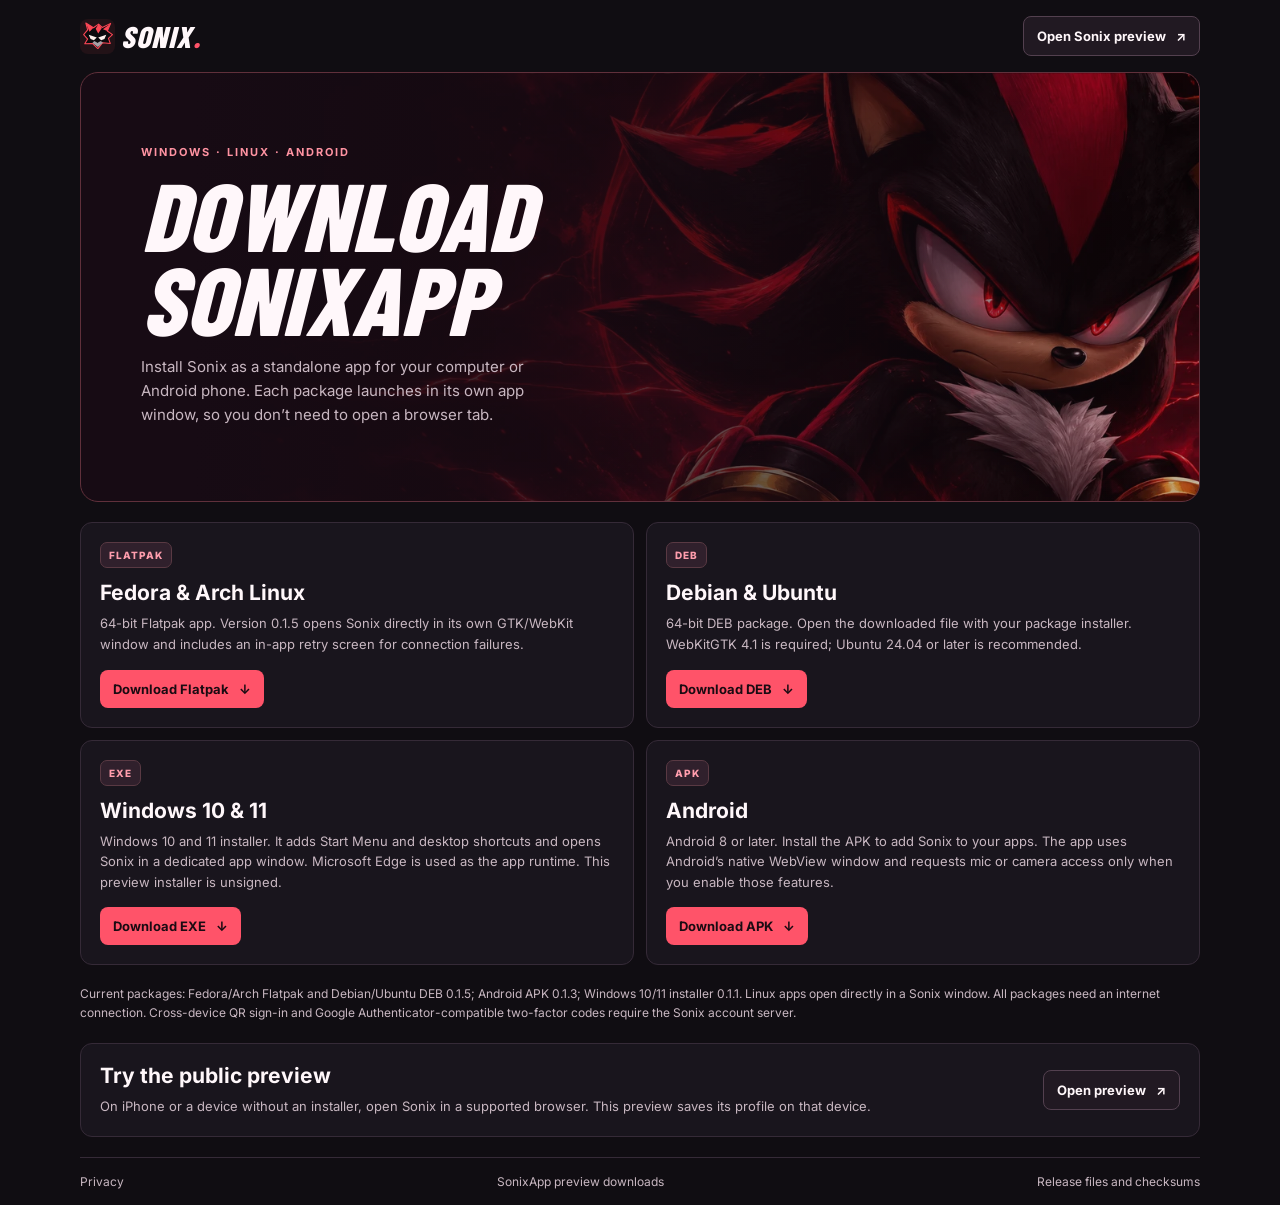
<file: index.html>
<!doctype html>
<html lang="en">
<head>
  <meta charset="utf-8">
  <meta name="viewport" content="width=device-width, initial-scale=1">
  <meta name="theme-color" content="#100d12">
  <meta name="description" content="Install SonixApp on Windows, Fedora, Arch Linux, Debian, Ubuntu, or Android.">
  <title>SonixApp Downloads</title>
  <link rel="icon" href="assets/sonix.svg">
  <link rel="stylesheet" href="assets/fonts.css">
  <link rel="stylesheet" href="style.css">
</head>
<body>
  <header class="bar">
    <a class="brand" href="https://sonixdeveloper.github.io/sonix-website/"><img src="assets/sonix.svg" alt="">SONIX<span>.</span></a>
    <a class="secondary" href="launch.html">Open Sonix preview <span aria-hidden="true">↗</span></a>
  </header>
  <main>
    <section class="hero">
      <div>
        <p class="release">WINDOWS · LINUX · ANDROID</p>
        <h1>Download SonixApp</h1>
        <p>Install Sonix as a standalone app for your computer or Android phone. Each package launches in its own app window, so you don’t need to open a browser tab.</p>
      </div>
    </section>
    <section class="downloads" aria-label="Sonix installers">
      <article>
        <div class="format" aria-hidden="true">FLATPAK</div>
        <h2>Fedora &amp; Arch Linux</h2>
        <p>64-bit Flatpak app. Version 0.1.5 opens Sonix directly in its own GTK/WebKit window and includes an in-app retry screen for connection failures.</p>
        <a class="download" href="https://github.com/SonixDeveloper/sonix-downloads/releases/download/v0.1.5/Sonix-0.1.5-x86_64.flatpak">Download Flatpak <span aria-hidden="true">↓</span></a>
      </article>
      <article>
        <div class="format" aria-hidden="true">DEB</div>
        <h2>Debian &amp; Ubuntu</h2>
        <p>64-bit DEB package. Open the downloaded file with your package installer. WebKitGTK 4.1 is required; Ubuntu 24.04 or later is recommended.</p>
        <a class="download" href="https://github.com/SonixDeveloper/sonix-downloads/releases/download/v0.1.5/sonix-chat_0.1.5_amd64.deb">Download DEB <span aria-hidden="true">↓</span></a>
      </article>
      <article>
        <div class="format" aria-hidden="true">EXE</div>
        <h2>Windows 10 &amp; 11</h2>
        <p>Windows 10 and 11 installer. It adds Start Menu and desktop shortcuts and opens Sonix in a dedicated app window. Microsoft Edge is used as the app runtime. This preview installer is unsigned.</p>
        <a class="download" href="https://github.com/SonixDeveloper/sonix-downloads/releases/download/v0.1.1/Sonix-Setup-0.1.1.exe">Download EXE <span aria-hidden="true">↓</span></a>
      </article>
      <article>
        <div class="format" aria-hidden="true">APK</div>
        <h2>Android</h2>
        <p>Android 8 or later. Install the APK to add Sonix to your apps. The app uses Android’s native WebView window and requests mic or camera access only when you enable those features.</p>
        <a class="download" href="https://github.com/SonixDeveloper/sonix-downloads/releases/download/v0.1.3/Sonix-0.1.3.apk">Download APK <span aria-hidden="true">↓</span></a>
      </article>
    </section>
    <p class="testing-note">Current packages: Fedora/Arch Flatpak and Debian/Ubuntu DEB 0.1.5; Android APK 0.1.3; Windows 10/11 installer 0.1.1. Linux apps open directly in a Sonix window. All packages need an internet connection. Cross-device QR sign-in and Google Authenticator-compatible two-factor codes require the Sonix account server.</p>
    <section class="browser">
      <div><h2>Try the public preview</h2><p>On iPhone or a device without an installer, open Sonix in a supported browser. This preview saves its profile on that device.</p></div>
      <a class="secondary" href="launch.html">Open preview <span aria-hidden="true">↗</span></a>
    </section>
  </main>
  <footer class="bar"><a href="privacy.html">Privacy</a>
    <span>SonixApp preview downloads</span>
    <a href="https://github.com/SonixDeveloper/sonix-downloads/releases/tag/v0.1.5">Release files and checksums</a>
  </footer>
</body>
</html>
</file>
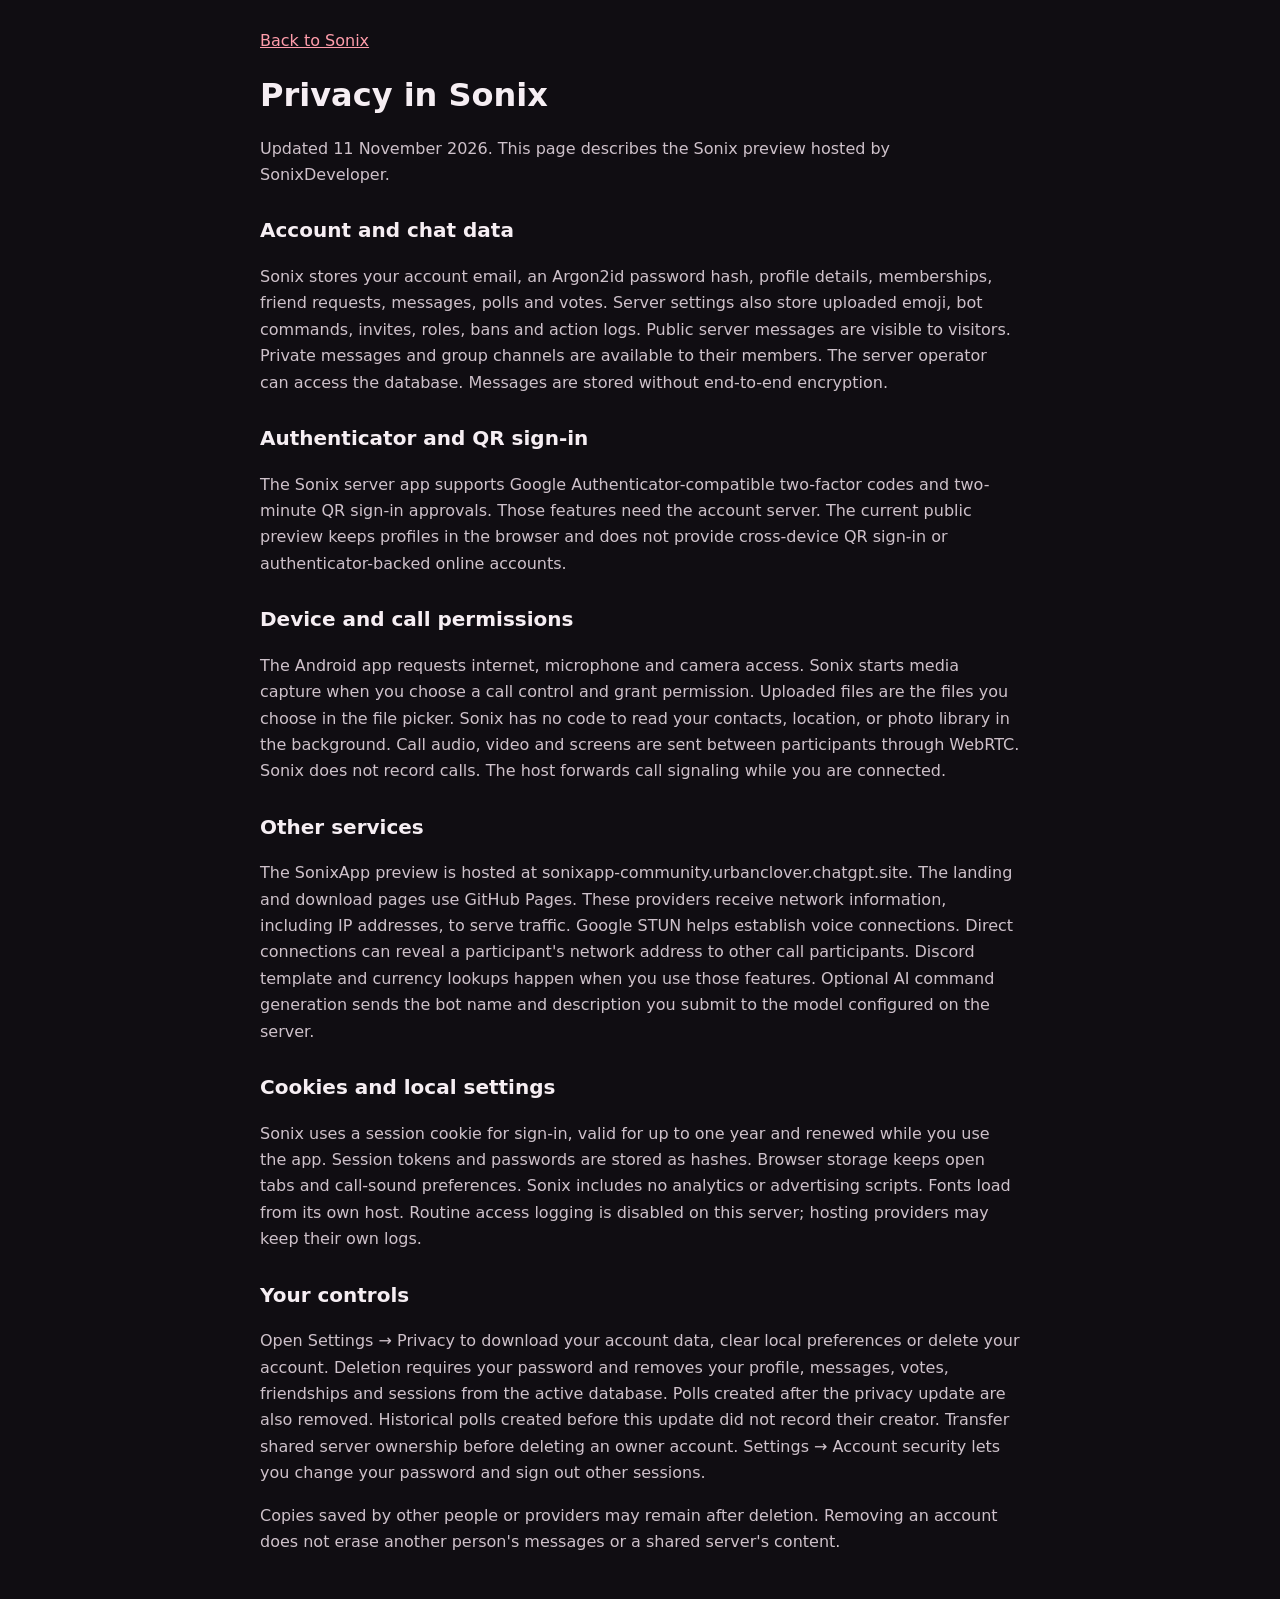
<file: privacy.html>
<!doctype html>
<html lang="en"><head><meta charset="utf-8"><meta name="viewport" content="width=device-width,initial-scale=1"><title>Sonix privacy</title>
<style>body{color-scheme:dark;background:#100d12;color:#f6eef3;font:16px/1.65 system-ui,sans-serif;margin:0}main{max-width:760px;padding:28px 20px;margin:auto}a{color:#ff9dab}h1{line-height:1.2}h2{font-size:20px;margin-top:26px}p,li{color:#cec1ca}</style></head>
<body><main><a href="./">Back to Sonix</a><h1>Privacy in Sonix</h1>
<p>Updated 11 November 2026. This page describes the Sonix preview hosted by SonixDeveloper.</p>
<h2>Account and chat data</h2>
<p>Sonix stores your account email, an Argon2id password hash, profile details, memberships, friend requests, messages, polls and votes. Server settings also store uploaded emoji, bot commands, invites, roles, bans and action logs. Public server messages are visible to visitors. Private messages and group channels are available to their members. The server operator can access the database. Messages are stored without end-to-end encryption.</p>
<h2>Authenticator and QR sign-in</h2><p>The Sonix server app supports Google Authenticator-compatible two-factor codes and two-minute QR sign-in approvals. Those features need the account server. The current public preview keeps profiles in the browser and does not provide cross-device QR sign-in or authenticator-backed online accounts.</p>
<h2>Device and call permissions</h2>
<p>The Android app requests internet, microphone and camera access. Sonix starts media capture when you choose a call control and grant permission. Uploaded files are the files you choose in the file picker. Sonix has no code to read your contacts, location, or photo library in the background. Call audio, video and screens are sent between participants through WebRTC. Sonix does not record calls. The host forwards call signaling while you are connected.</p>
<h2>Other services</h2>
<p>The SonixApp preview is hosted at sonixapp-community.urbanclover.chatgpt.site. The landing and download pages use GitHub Pages. These providers receive network information, including IP addresses, to serve traffic. Google STUN helps establish voice connections. Direct connections can reveal a participant's network address to other call participants. Discord template and currency lookups happen when you use those features. Optional AI command generation sends the bot name and description you submit to the model configured on the server.</p>
<h2>Cookies and local settings</h2>
<p>Sonix uses a session cookie for sign-in, valid for up to one year and renewed while you use the app. Session tokens and passwords are stored as hashes. Browser storage keeps open tabs and call-sound preferences. Sonix includes no analytics or advertising scripts. Fonts load from its own host. Routine access logging is disabled on this server; hosting providers may keep their own logs.</p>
<h2>Your controls</h2>
<p>Open Settings → Privacy to download your account data, clear local preferences or delete your account. Deletion requires your password and removes your profile, messages, votes, friendships and sessions from the active database. Polls created after the privacy update are also removed. Historical polls created before this update did not record their creator. Transfer shared server ownership before deleting an owner account. Settings → Account security lets you change your password and sign out other sessions.</p>
<p>Copies saved by other people or providers may remain after deletion. Removing an account does not erase another person's messages or a shared server's content.</p>
</main></body></html>
</file>
<file: assets/fonts.css>
@font-face {
  font-family: 'Barlow Condensed';
  font-style: normal;
  font-weight: 600;
  font-display: swap;
  src: url(font-0.ttf) format('truetype');
}
@font-face {
  font-family: 'Barlow Condensed';
  font-style: normal;
  font-weight: 700;
  font-display: swap;
  src: url(font-1.ttf) format('truetype');
}
@font-face {
  font-family: 'Barlow Condensed';
  font-style: normal;
  font-weight: 800;
  font-display: swap;
  src: url(font-2.ttf) format('truetype');
}
@font-face {
  font-family: 'Inter';
  font-style: normal;
  font-weight: 400;
  font-display: swap;
  src: url(font-3.ttf) format('truetype');
}
@font-face {
  font-family: 'Inter';
  font-style: normal;
  font-weight: 500;
  font-display: swap;
  src: url(font-4.ttf) format('truetype');
}
@font-face {
  font-family: 'Inter';
  font-style: normal;
  font-weight: 600;
  font-display: swap;
  src: url(font-5.ttf) format('truetype');
}
@font-face {
  font-family: 'Inter';
  font-style: normal;
  font-weight: 700;
  font-display: swap;
  src: url(font-6.ttf) format('truetype');
}
@font-face {
  font-family: 'Inter';
  font-style: normal;
  font-weight: 800;
  font-display: swap;
  src: url(font-7.ttf) format('truetype');
}
</file>
<file: style.css>
:root{color-scheme:dark;--bg:#100d12;--surface:#19151d;--border:#352a37;--ink:#fff7fa;--muted:#c8b7c1;--accent:#ff5369;font:15px Inter,system-ui,sans-serif}
*{box-sizing:border-box}body{margin:0;background:var(--bg);color:var(--ink)}a{color:inherit;text-decoration:none}a:focus-visible{outline:2px solid #ff8c9d;outline-offset:4px}
main,.bar{width:min(1120px,calc(100% - 38px));margin-inline:auto}.bar{display:flex;justify-content:space-between;align-items:center;gap:12px;padding:16px 0}.brand{display:flex;align-items:center;gap:6px;font:italic 800 30px "Barlow Condensed",Impact,sans-serif;letter-spacing:1px}.brand img{width:35px;height:35px}.brand span{color:var(--accent);margin-left:-5px}
.hero{min-height:345px;display:flex;align-items:center;padding:clamp(20px,6vw,60px);border:1px solid #60303b;border-radius:18px;background:linear-gradient(90deg,#170b14 10%,#170b14b8 55%,#170b1440),url("assets/overdrive.webp") 71% center/cover}.hero>div{max-width:550px}
h1{font:italic 800 clamp(53px,10vw,96px)/.87 "Barlow Condensed",Impact,sans-serif;text-transform:uppercase;margin:8px 0 16px}p{color:var(--muted);line-height:1.58}.hero p:last-child{max-width:415px}.release{color:#ff93a2;text-transform:uppercase;font-weight:700;letter-spacing:2px;font-size:11px}
.downloads{display:grid;grid-template-columns:repeat(2,minmax(0,1fr));gap:12px;margin:20px 0}.downloads article,.browser{background:var(--surface);border:1px solid var(--border);border-radius:12px;padding:19px}.downloads article{display:flex;align-items:flex-start;flex-direction:column}.format{border:1px solid #593943;background:#30202c;color:#ff9dad;border-radius:7px;padding:6px 8px;font-size:10px;font-weight:800;letter-spacing:1px}.downloads h2,.browser h2{margin:12px 0 0;font-size:21px}.downloads p,.browser p{font-size:13px;margin:8px 0 15px}
.download,.secondary{display:inline-flex;align-items:center;justify-content:center;gap:10px;font-size:13px;font-weight:700;border-radius:8px;padding:11px 13px}.download{color:#1a0b12;background:var(--accent);margin-top:auto}.secondary{border:1px solid #53404f;background:#211922}.download:hover,.secondary:hover{filter:brightness(1.15)}.browser{display:flex;align-items:center;justify-content:space-between;gap:14px;margin-bottom:20px}.browser h2{margin-top:0}.browser p{margin-bottom:0}footer.bar{border-top:1px solid var(--border);color:var(--muted);font-size:12px}.launch{padding:60px 0;text-align:center}
@media(max-width:680px){main,.bar{width:calc(100% - 24px)}.downloads{grid-template-columns:1fr}.hero{min-height:310px}.browser{flex-direction:column;align-items:flex-start}}

.testing-note{font-size:12px;margin:4px 0 20px}
</file>
